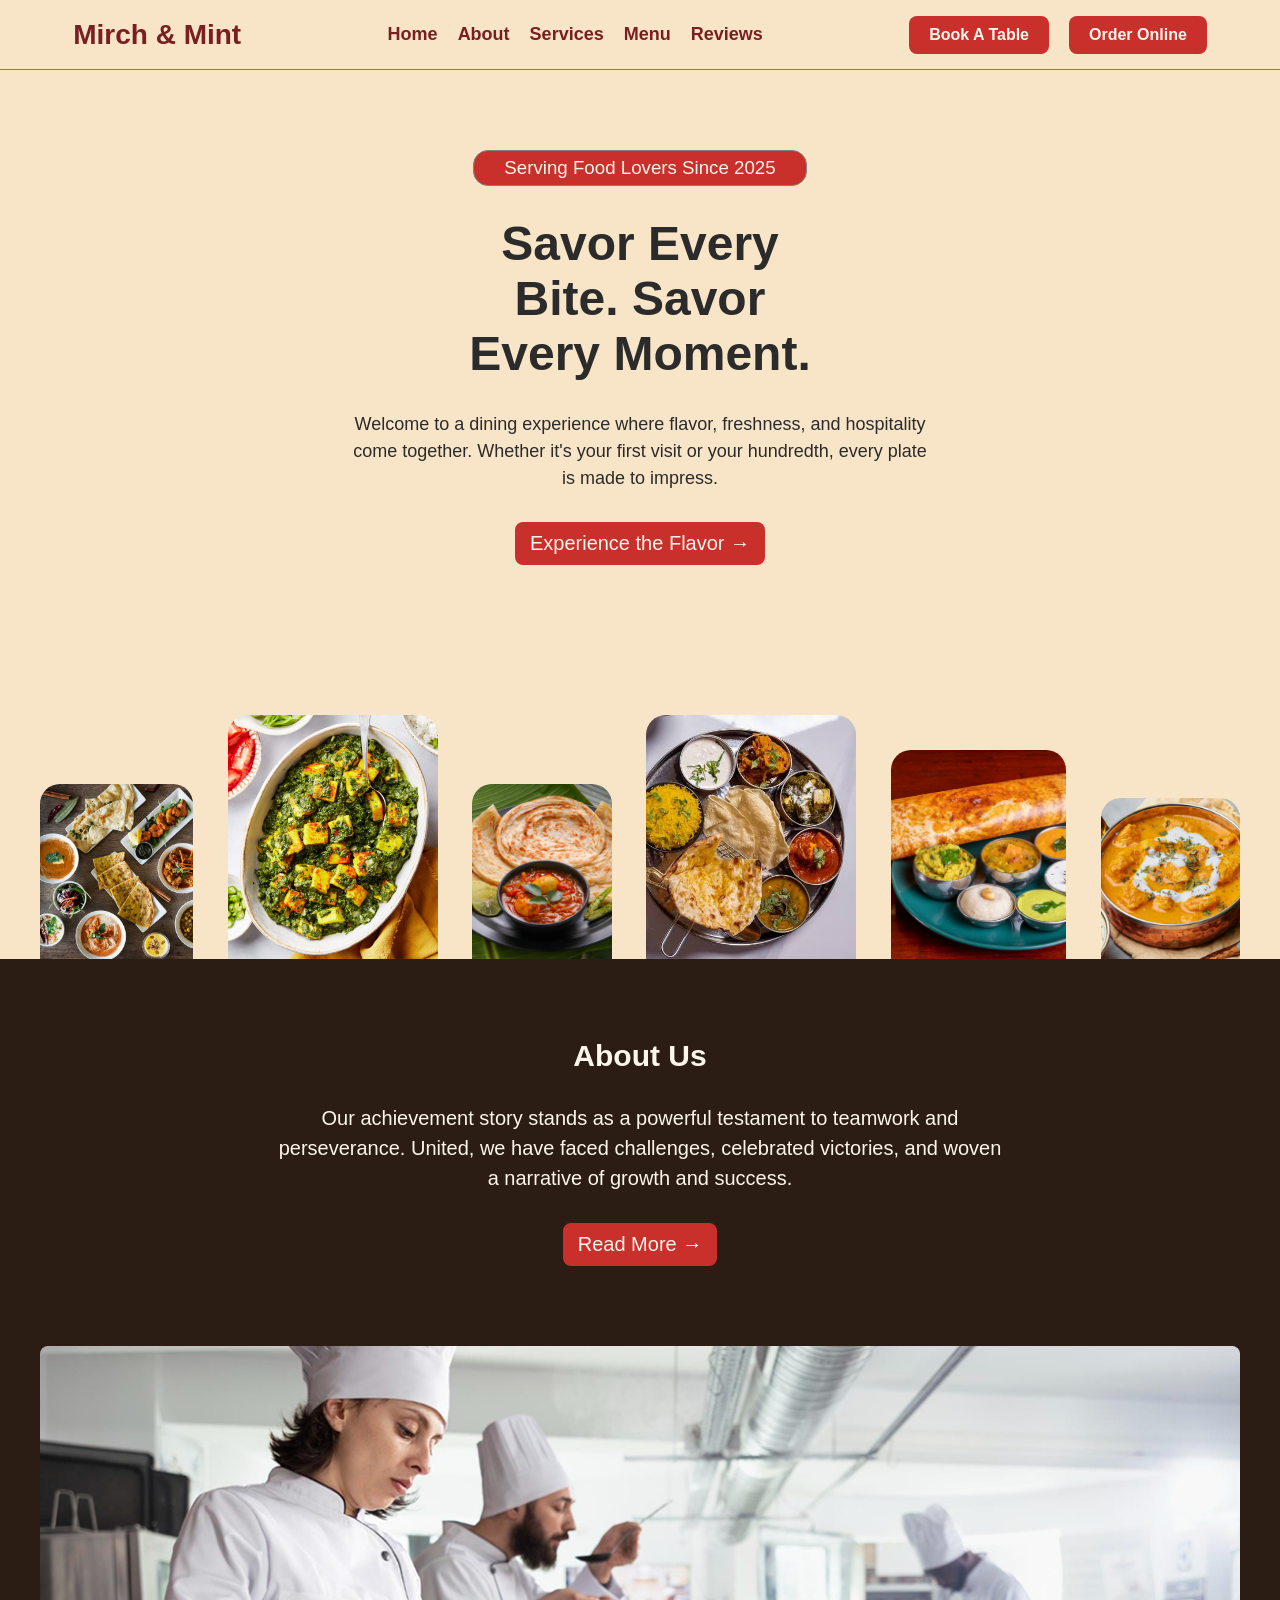
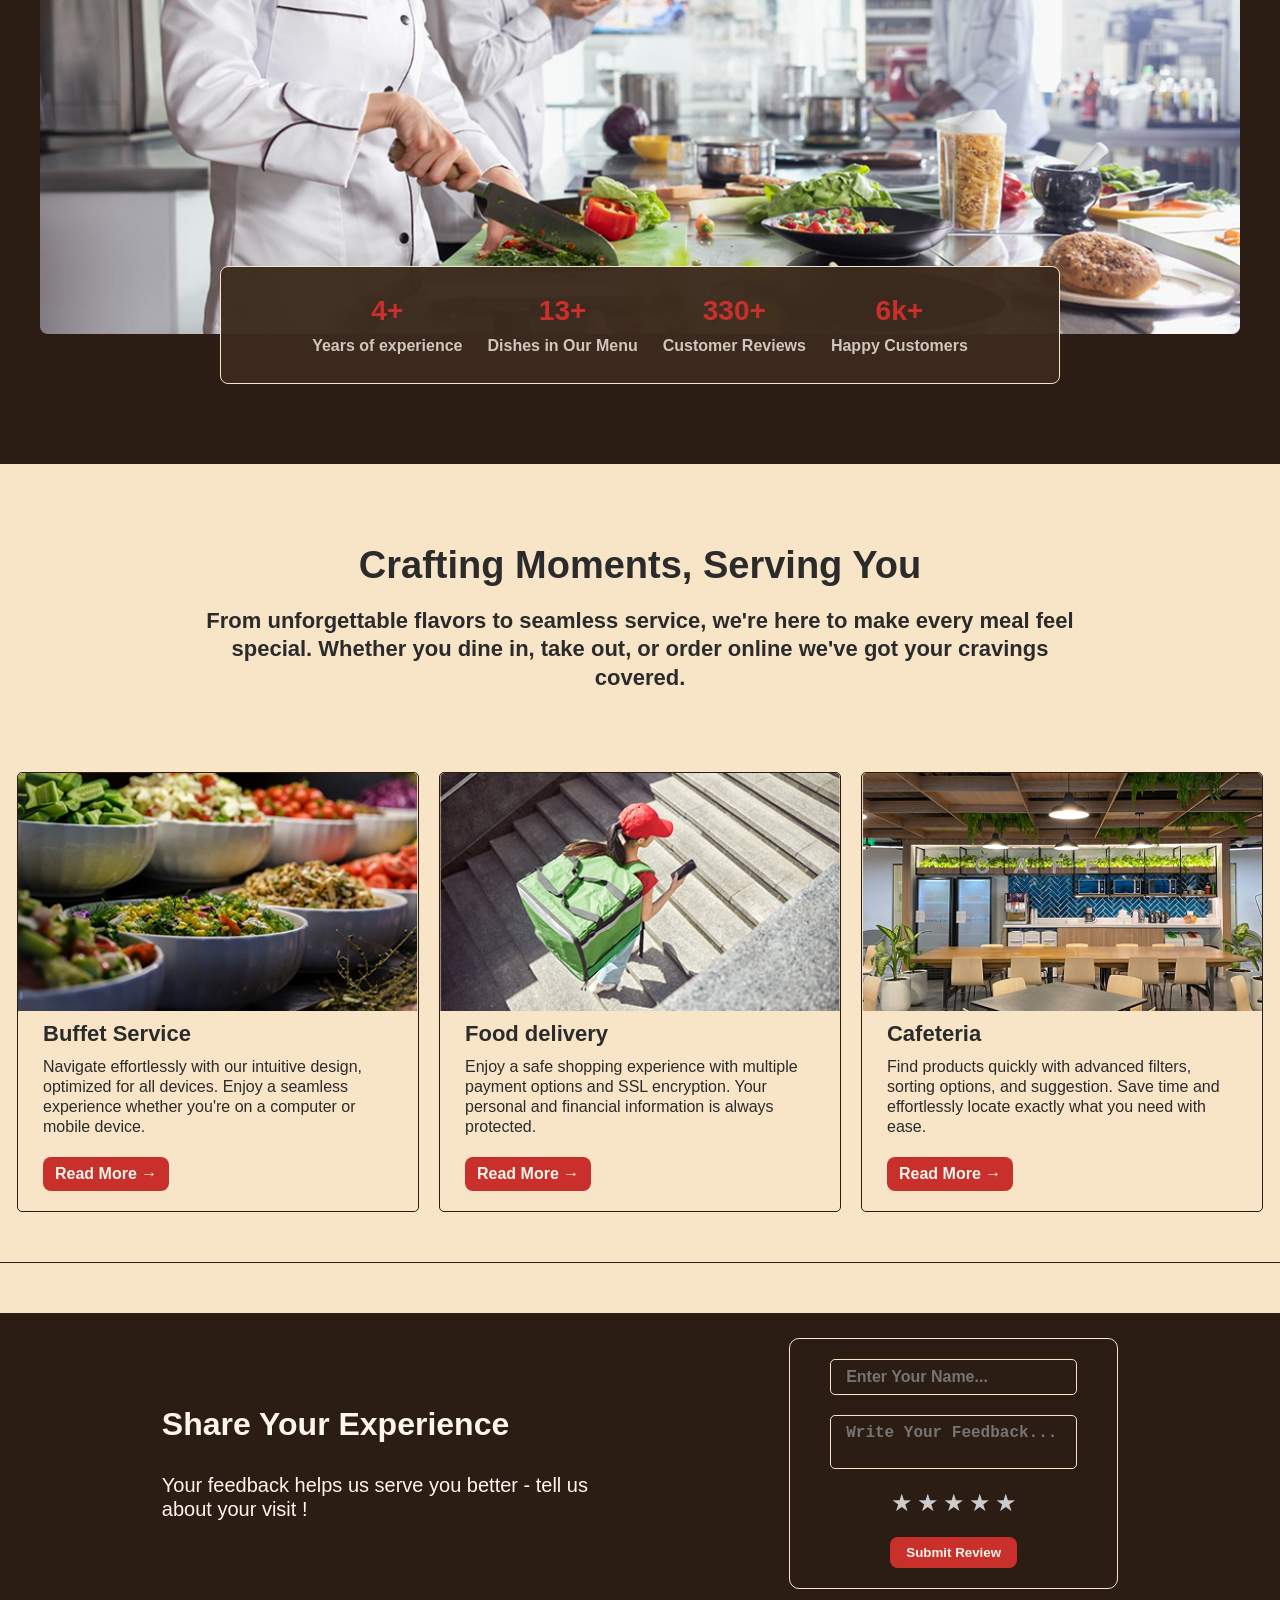
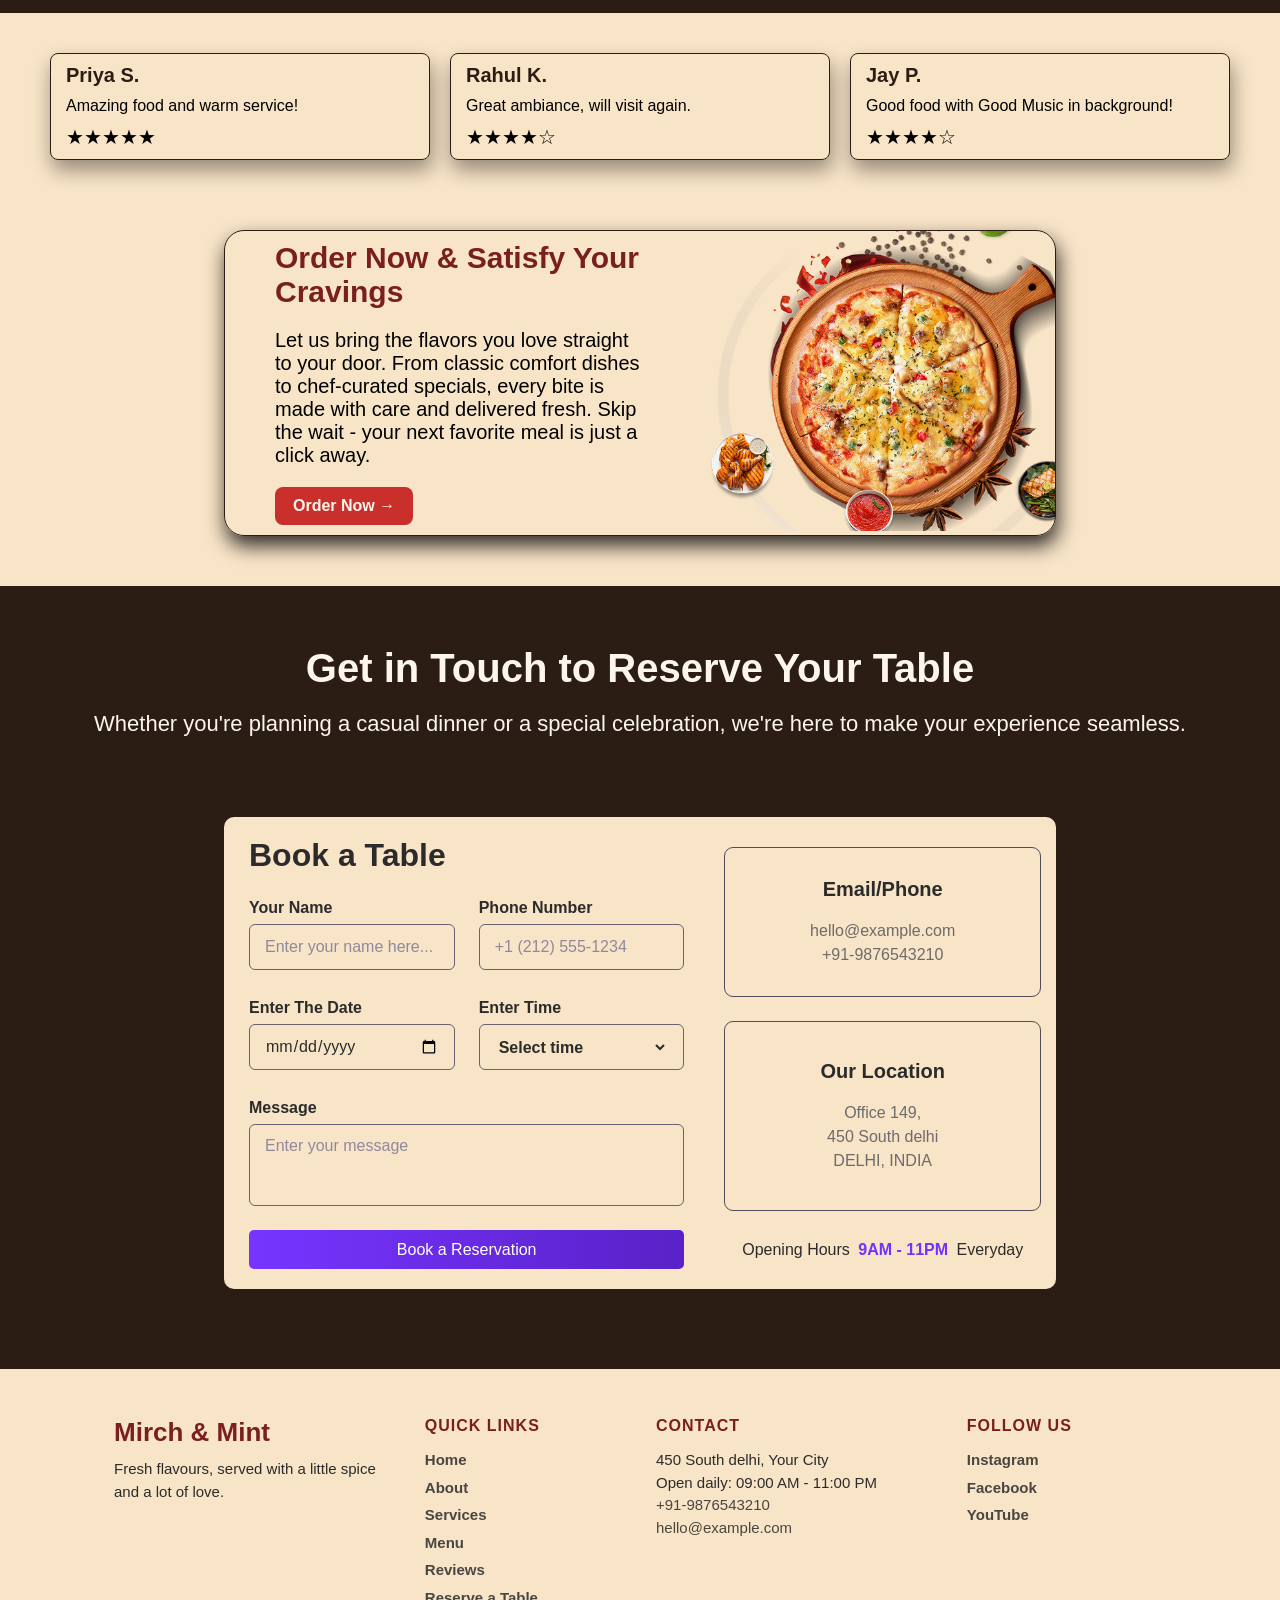
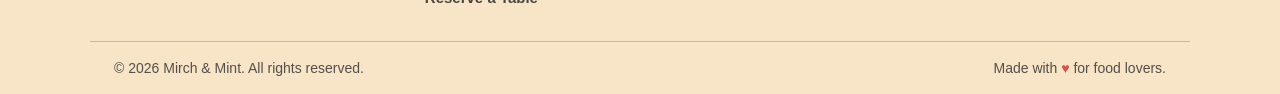
<file: index.html>
<!DOCTYPE html>
<html lang="en">

<head>
    <meta charset="UTF-8">
    <meta name="viewport" content="width=device-width, initial-scale=1.0">
    <title>Mirch & Mint</title>
    <link rel="stylesheet" href="style.css">
</head>

<body>
    <header class="heading">
        <div class="name">
            <h2>Mirch & Mint</h2>
        </div>

        <button class="hamburger" aria-label="Open menu">
            <span></span>
            <span></span>
            <span></span>
        </button>

        <nav class="links">
            <ul>
                <a href="#home">
                    <li>Home</li>
                </a>
                <a href="#about">
                    <li>About</li>
                </a>
                <a href="#services">
                    <li>Services</li>
                </a>
                <a href="menu.html">
                    <li>Menu</li>
                </a>
                <a href="#reviews">
                    <li>Reviews</li>
                </a>
            </ul>
        </nav>
        <div class="btns">
            <a href="#reservation"><button class="book-table">Book A Table</button></a>
            <a href="menu.html"><button class="order-online">Order Online</button></a>
        </div>
    </header>

    <main id="home" class="main-content">
        <h3>Serving Food Lovers Since 2025</h3>
        <div class="main-heading">
            <h1>Savor Every Bite. Savor Every Moment.</h1>
        </div>
        <div class="main-para">
            <p>Welcome to a dining experience where flavor, freshness, and hospitality come together. Whether it's your
                first visit or your hundredth, every plate is made to impress.</p>
        </div>

        <div class="experience-btn">
            <a href="menu.html"><button>Experience the Flavor &rarr;</button></a>
        </div>

        <div class="image-container">
            <img src="food images/1.jpg" class="first-img" alt="">
            <img src="food images/2.jpg" class="sec-img" alt="">
            <img src="food images/3.jpg" class="third-img" alt="">
            <img src="food images/4.jpg" class="fourth-img" alt="">
            <img src="food images/5.jpg" class="fifth-img" alt="">
            <img src="food images/6.jpg" class="sixth-img" alt="">
        </div>
    </main>

    <main id="about" class="about-content">
        <h3 class="about-heading">About Us</h3>
        <p class="about-para">Our achievement story stands as a powerful testament to teamwork and perseverance. United,
            we have faced challenges, celebrated victories, and woven a narrative of growth and success.</p>
        <button class="read-more">Read More &rarr;</button>
        <div class="img-container">
            <img class="res-img" src="extra images/restaurant-about-us.png" alt="">

            <div class="stats-card">
                <div class="numbers">
                    <span>7+</span>
                    <p>Years of experience</p>
                </div>
                <div class="numbers">
                    <span>20+</span>
                    <p>Dishes in Our Menu</p>
                </div>
                <div class="numbers">
                    <span>500+</span>
                    <p>Customer Reviews</p>
                </div>
                <div class="numbers">
                    <span>10k+</span>
                    <p>Happy Customers</p>
                </div>
            </div>
        </div>
    </main>

    <main id="services" class="services">

        <div class="services-heading">
            <h1>Crafting Moments, Serving You</h1>
            <p>From unforgettable flavors to seamless service, we're here to make every meal feel special. Whether you
                dine in, take out, or order online we've got your cravings covered.</p>
        </div>

        <div class="services-cards">
            <div class="card">
                <div class="service-img">
                    <img src="extra images/free-blog-1.png" alt="">
                </div>
                <div class="service-text">
                    <h3>Buffet Service</h3>
                    <p>Navigate effortlessly with our intuitive design, optimized for all devices. Enjoy a seamless
                        experience whether you're on a computer or mobile device.</p>
                    <a href="menu.html"><button>Read More &rarr;</button></a>
                </div>
            </div>

            <div class="card">
                <div class="service-img">
                    <img src="extra images/free-blog-2.png" alt="">
                </div>
                <div class="service-text">
                    <h3>Food delivery</h3>
                    <p>Enjoy a safe shopping experience with multiple payment options and SSL encryption. Your personal
                        and financial information is always protected.</p>
                    <a href="menu.html"><button>Read More &rarr;</button></a>
                </div>
            </div>

            <div class="card">
                <div class="service-img">
                    <img src="extra images/free-blog-3.png" alt="">
                </div>
                <div class="service-text">
                    <h3>Cafeteria</h3>
                    <p>Find products quickly with advanced filters, sorting options, and suggestion. Save time and
                        effortlessly locate exactly what you need with ease.</p>
                    <a href="menu.html"><button>Read More &rarr;</button></a>
                </div>
            </div>
        </div>

    </main>

    <main id="reviews" class="review-content">
        <div class="review-text-content">
            <h1>Share Your Experience</h1>
            <p>Your feedback helps us serve you better - tell us about your visit !</p>
        </div>
        <div class="review-form-content">
            <form action="">
                <input type="text" class="input" placeholder="Enter Your Name...">
                <textarea class="review" name="" id="" placeholder="Write Your Feedback..."></textarea>
                <div class="star-rating">
                    <span class="star" data-value="1">★</span>
                    <span class="star" data-value="2">★</span>
                    <span class="star" data-value="3">★</span>
                    <span class="star" data-value="4">★</span>
                    <span class="star" data-value="5">★</span>
                </div>
                <button class="submit">Submit Review</button>
            </form>
        </div>

    </main>

    <main class="customers-review">
        <div class="review-container"></div>
    </main>

    <main class="orders-container">
        <div class="order-sides">
            <div class="order-card">
                <h2>Order Now & Satisfy Your Cravings</h2>
                <p>Let us bring the flavors you love straight to your door. From classic comfort dishes to chef-curated
                    specials, every bite is made with care and delivered fresh. Skip the wait - your next favorite meal
                    is just a click away.</p>
                <a href="menu.html"><button class="order-now">Order Now &rarr;</button></a>
            </div>
            <div class="pizza-side">
                <img src="extra images/pizza.png" class="pizza-img" alt="">
            </div>
        </div>
    </main>

    <main id="reservation" class="reservation-container">
        <div class="reservation-heading">
            <h1>Get in Touch to Reserve Your Table</h1>
            <p>Whether you're planning a casual dinner or a special celebration, we're here to make your experience
                seamless.</p>
        </div>

        <div class="reservation-card">
            <div class="form-left">
                <h1>Book a Table</h1>

                <form action="" class="reservation-form">
                    <div class="form-row">
                        <div class="form-group">
                            <label>Your Name</label>
                            <div class="input-box">
                                <input type="text" class="input-name" placeholder="Enter your name here...">
                            </div>
                        </div>

                        <div class="form-group">
                            <label>Phone Number</label>
                            <div class="input-box">
                                <input type="tel" class="input-num" placeholder="+1 (212) 555-1234">
                            </div>
                        </div>
                    </div>

                    <div class="form-row">
                        <div class="form-group">
                            <label>Enter The Date</label>
                            <div class="input-box">
                                <input type="date" class="input-date" placeholder="06/11/25">
                            </div>
                        </div>

                        <div class="form-group">
                            <label>Enter Time</label>
                            <div class="input-box">
                                <select type="time" class="input-time" placeholder="06:00:00"></select>
                            </div>
                        </div>
                    </div>

                    <div class="form-group message-group">
                        <label>Message</label>
                        <div class="message-box">
                            <textarea class="input-msg" placeholder="Enter your message"></textarea>
                        </div>
                    </div>

                    <button class="reserve-btn">Book a Reservation</button>
                </form>
            </div>

            <div class="form-right">
                <div class="info-card">
                    <h2>Email/Phone</h2>
                    <p>hello@example.com</p>
                    <p>+91-9876543210</p>
                </div>

                <div class="info-card location-card">
                    <h2>Our Location</h2>
                    <p>
                        Office 149,<br>
                        450 South delhi<br>
                        DELHI, INDIA
                    </p>
                </div>

                <div class="opening-hours">
                    Opening Hours
                    <span>9AM - 11PM</span>
                    Everyday
                </div>
            </div>
        </div>
    </main>

    <footer class="site-footer">
        <div class="footer-columns">
            <div class="footer-col">
                <h2>Mirch &amp; Mint</h2>
                <p>Fresh flavours, served with a little spice and a lot of love.</p>
            </div>

            <div class="footer-col">
                <h3>Quick Links</h3>
                <ul>
                    <li><a href="#home">Home</a></li>
                    <li><a href="#about">About</a></li>
                    <li><a href="#services">Services</a></li>
                    <li><a href="menu.html">Menu</a></li>
                    <li><a href="#reviews">Reviews</a></li>
                    <li><a href="#reservation">Reserve a Table</a></li>
                </ul>
            </div>

            <div class="footer-col">
                <h3>Contact</h3>
                <p>450 South delhi, Your City</p>
                <p>Open daily: 09:00 AM - 11:00 PM</p>
                <p><a href="tel:+910000000000">+91-9876543210</a></p>
                <p><a href="mailto:hello@example.com">hello@example.com</a></p>
            </div>

            <div class="footer-col">
                <h3>Follow Us</h3>
                <ul>
                    <li><a href="#">Instagram</a></li>
                    <li><a href="#">Facebook</a></li>
                    <li><a href="#">YouTube</a></li>
                </ul>
            </div>
        </div>

        <div class="footer-bottom">
            <p>&copy; 2026 Mirch &amp; Mint. All rights reserved.</p>
            <p>Made with <span class="heart">&hearts;</span> for food lovers.</p>
        </div>
    </footer>

    <div class="overlay-container">
        <div class="overlay-screen success">
            <p class="js-tick">&check;</p>
            <p class="js-msg"></p>
            <button class="js-close">&times;</button>
        </div>
    </div>

    <script src="script.js"></script>
</body>

</html>
</file>
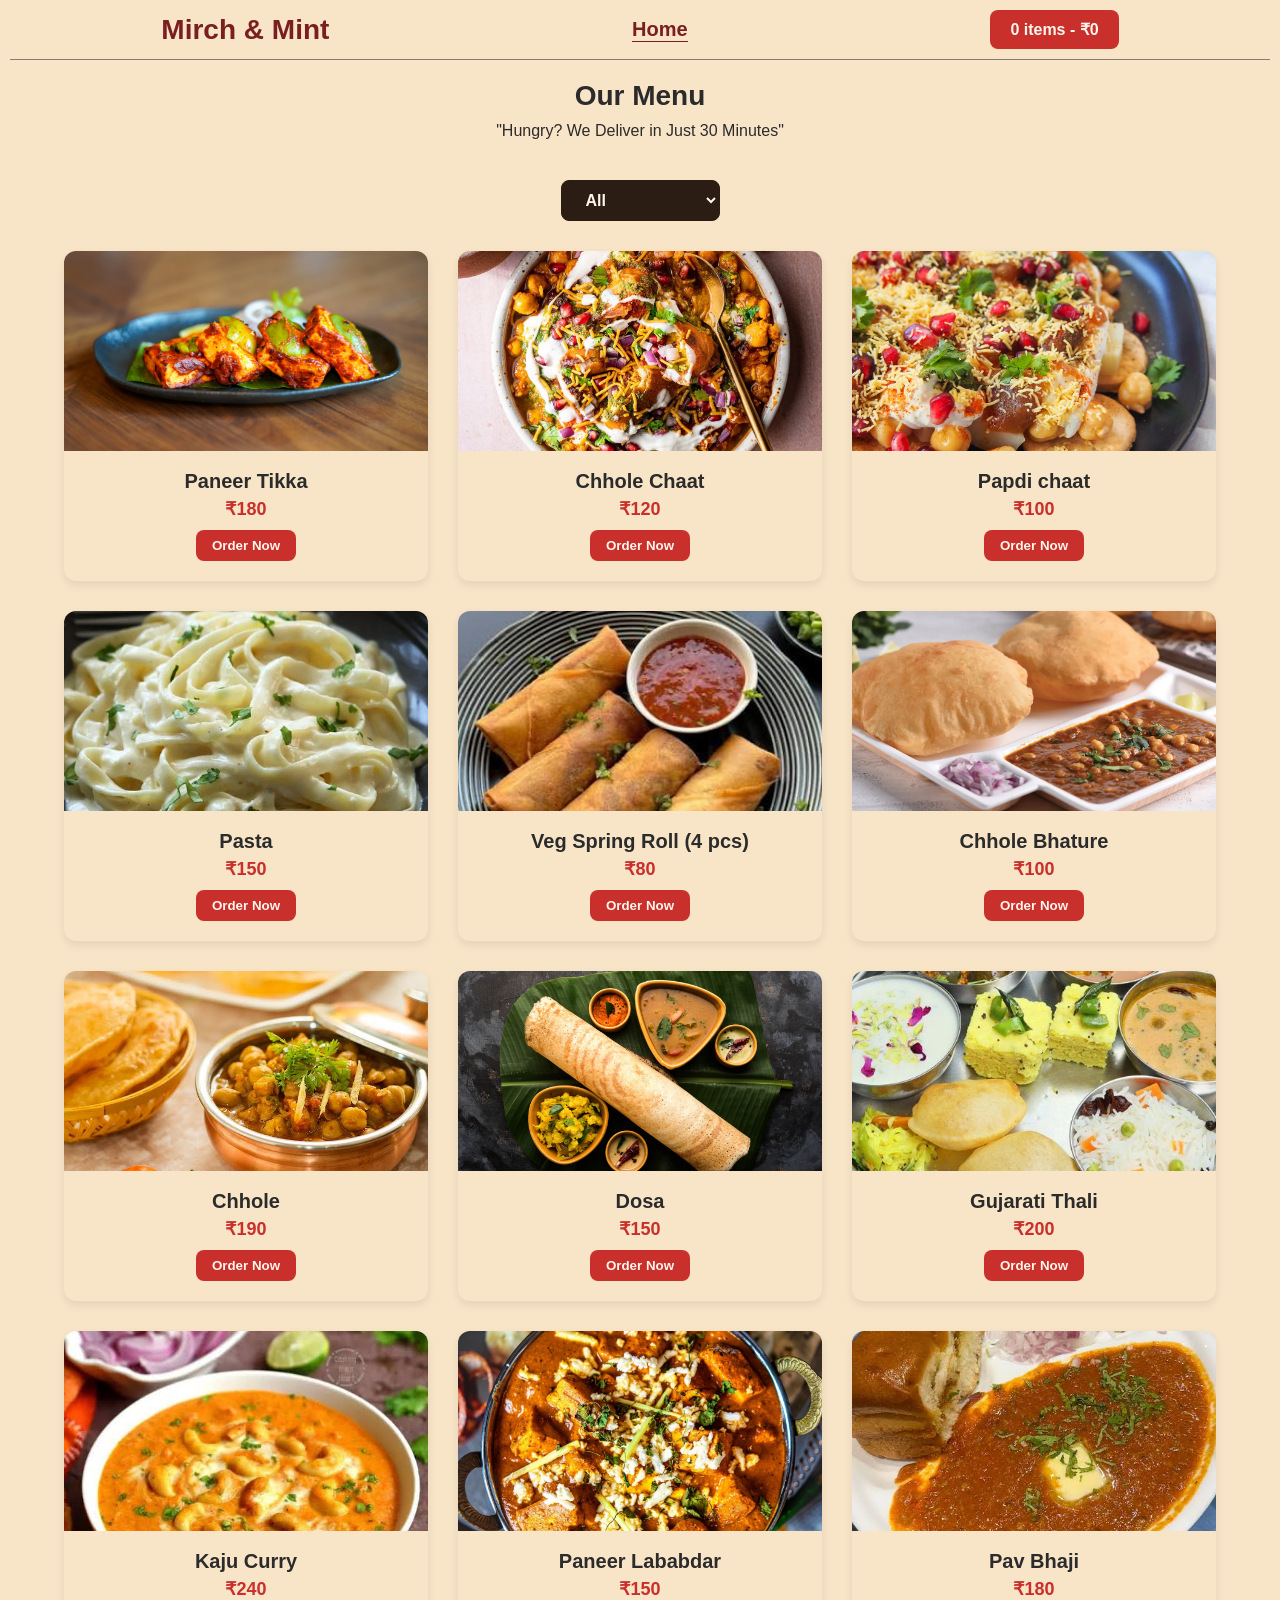
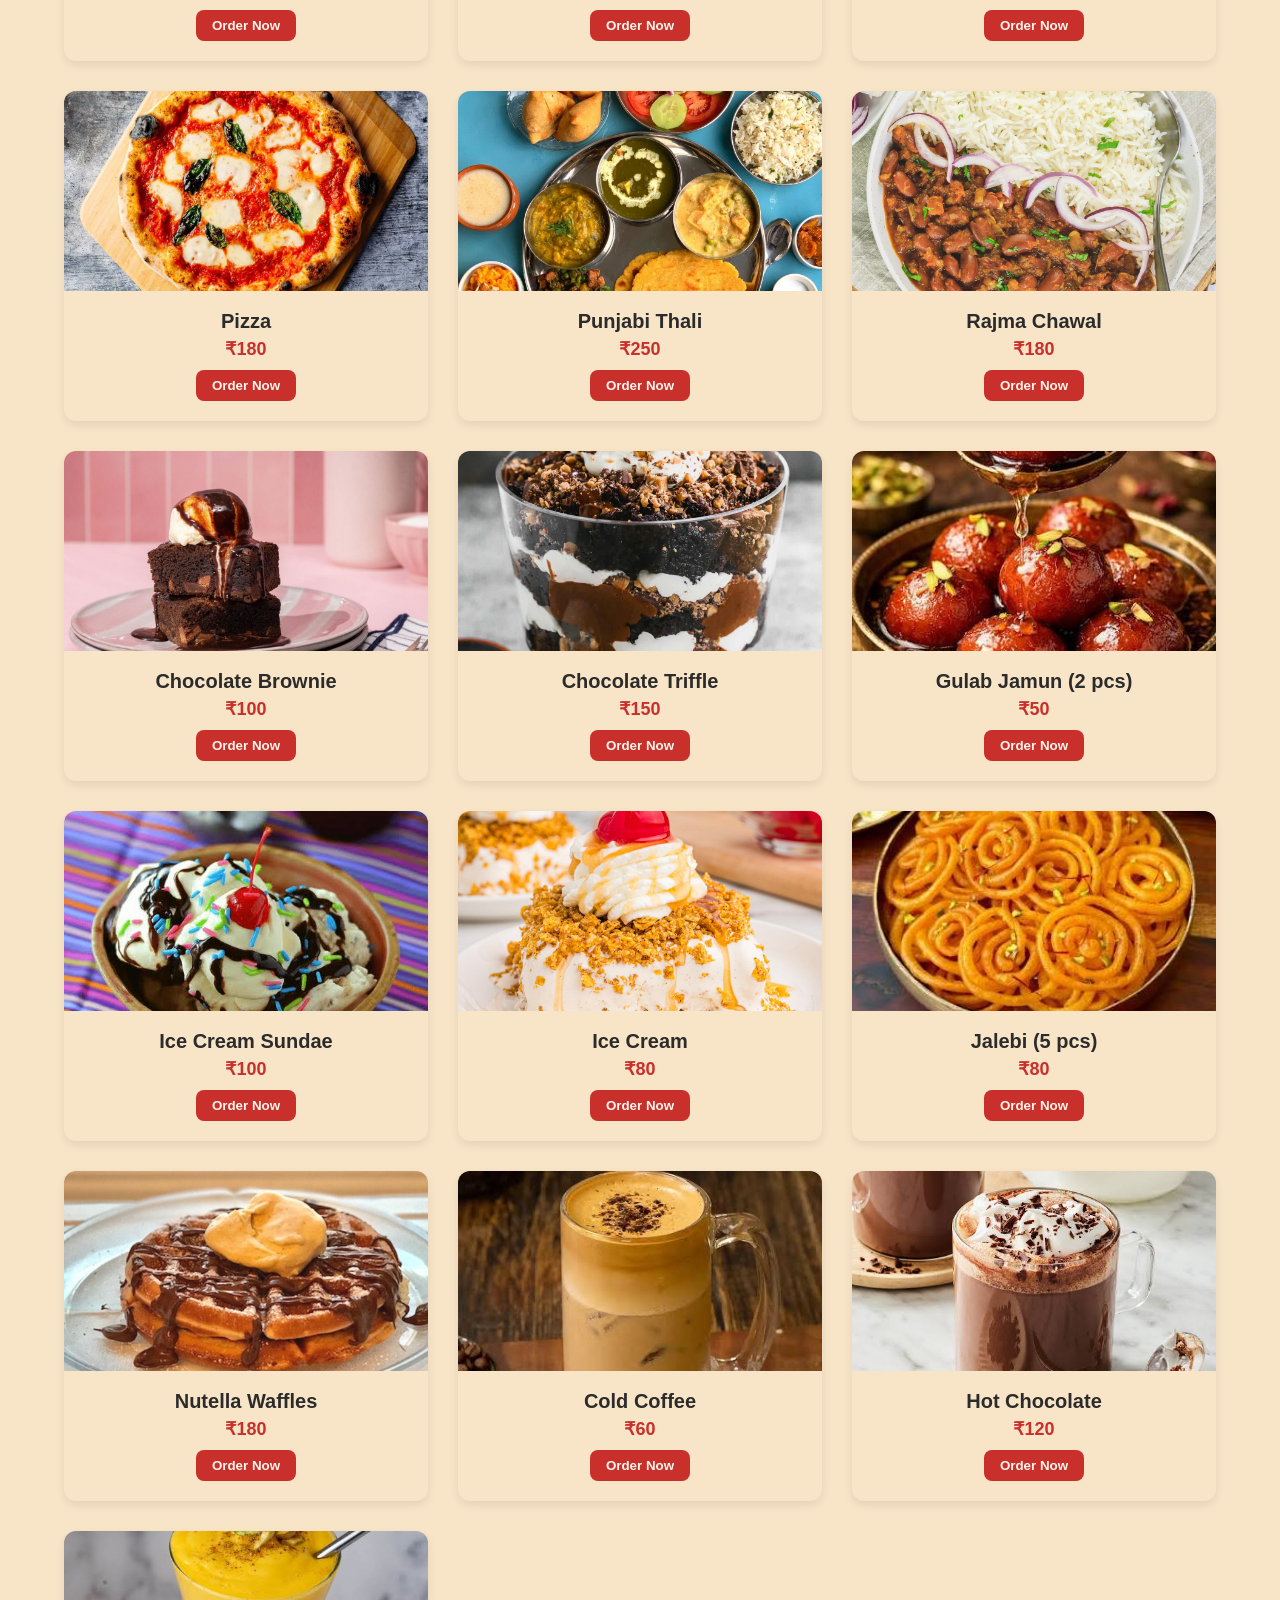
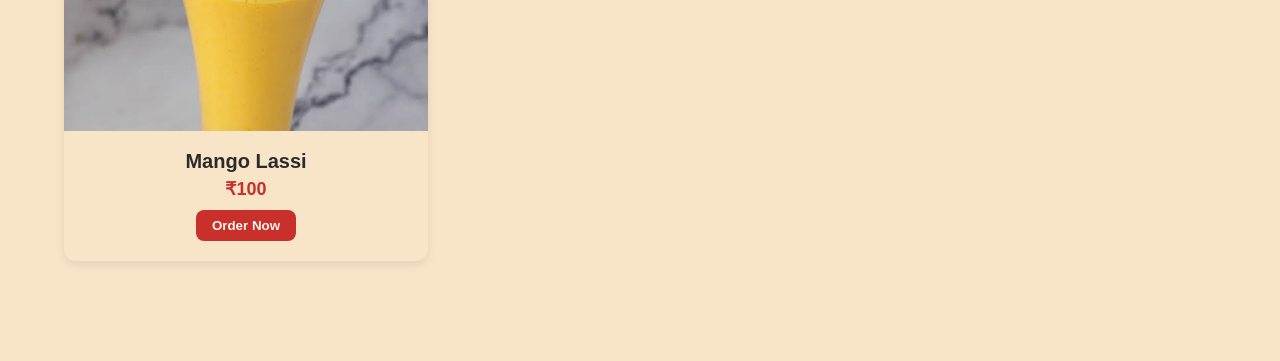
<file: menu.html>
<!DOCTYPE html>
<html lang="en">
<head>
    <meta charset="UTF-8">
    <meta name="viewport" content="width=device-width, initial-scale=1.0">
    <title>Menu Page</title>
    <link rel="stylesheet" href="menu.css">
</head>
<body>
    <header class="heading">
        <nav class="menu-nav">
            <h1>Mirch & Mint</h1>
            <ul>
                <a href="index.html"><li>Home</li></a>
            </ul>
            <a href="checkout.html"><button class="order-summary">0 items - ₹0</button></a>
        </nav>
    </header>

    <main id="menu" class="menu-content">

        <div class="menu-heading">
            <h1>Our Menu</h1>
            <p>"Hungry? We Deliver in Just 30 Minutes"</p>
        </div>

        <select class="category-filter" name="" id="">
            <option value="All">All</option>
            <option value="Starters">Starters</option>
            <option value="Main Course">Main Course</option>
            <option value="Desserts">Desserts</option>
            <option value="Beverages">Beverages</option>
        </select>

        <div class="menu-grid"></div>

    </main>

    <script src="menu.js"></script>
</body>
</html>
</file>
<file: style.css>
* {
    margin: 0;
    padding: 0;
    box-sizing: border-box;
}

:root {
    --main-bgColor: #f8e4c7;
    /* warm cream background */
    --primary-bgColor: #7a1f1f;
    /* deep brick red - headers, accents */
    --btn-color: #c9302c;
    /* appetizing red - buttons */
    --text-dark: #2b2b2b;
    /* near-black for body text */
    --text-light: #fdf6ec;
    /* cream text on dark backgrounds */
    --accent-green: #4a7c59;
    /* mint/herb green accent, ties to your name */
    --main-font: 'Inter', sans-serif;
    --dark-bgColor: #2b1c14;
    --card-bgColor: rgba(60, 42, 30, 0.96);
}

html {
    scroll-behavior: smooth;
}

body {
    background-color: var(--main-bgColor);
    position: relative;
}

.hamburger {
    display: none;
}

@media (max-width: 900px) {
    .heading {
        position: static;
    }

    main[id] {
        scroll-margin-top: 10px;
    }

    .main-content h3 {
        margin-top: 40px;
    }

    .hamburger {
        display: flex;
        flex-direction: column;
        gap: 5px;
        margin-left: auto;
        padding: 8px;
        background: none;
        border: none;
        cursor: pointer;
    }

    .hamburger span {
        width: 26px;
        height: 3px;
        background-color: var(--primary-bgColor);
        border-radius: 2px;
        transition: 200ms ease;
    }

    .links,
    .btns {
        display: none;
    }

    .heading.open .links {
        display: block;
    }

    .heading.open .btns {
        display: flex;
        order: 4;
        width: 100%;
        justify-content: center;
        gap: 12px;
        padding: 12px 0 6px;
    }

    .links ul {
        flex-direction: column;
        width: 100%;
        gap: 0;
    }

    .links li {
        padding: 12px 0;
        text-align: center;
        border-bottom: 1px solid rgba(122, 31, 31, 0.2);
    }

    .heading.open .book-table,
    .heading.open .order-online {
        padding: 10px 6px;
        font-size: 15px;
    }

    .heading.open .hamburger span:nth-child(1) {
        transform: translateY(8px) rotate(45deg);
    }

    .heading.open .hamburger span:nth-child(2) {
        opacity: 0;
    }

    .heading.open .hamburger span:nth-child(3) {
        transform: translateY(-8px) rotate(-45deg);
    }
}

.heading {
    display: flex;
    justify-content: space-around;
    height: 70px;
    align-items: center;
    background-color: var(--main-bgColor);
    border-bottom: 1px solid rgb(139, 121, 121);
    position: fixed;
    left: 0;
    right: 0;
    z-index: 1;
}

h2 {
    color: var(--primary-bgColor);
    font-family: var(--main-font);
    font-size: 28px;
}

ul {
    display: flex;
    gap: 20px;
    list-style: none;
}

.links a {
    text-decoration: none;
}

li {
    font-family: var(--main-font);
    color: var(--primary-bgColor);
    font-weight: bold;
    font-size: 18px;
}

.btns {
    display: flex;
    gap: 20px;
}

.book-table,
.order-online {
    padding: 10px 20px;
    font-family: var(--main-font);
    font-size: 16px;
    background-color: var(--btn-color);
    color: var(--text-light);
    border: none;
    border-radius: 8px;
    font-weight: bold;
    transition: 125ms ease;
}

.book-table:hover,
.order-online:hover {
    background-color: var(--accent-green);
    color: var(--text-dark);
}

.main-content {
    display: flex;
    text-align: center;
    align-items: center;
    justify-content: center;
    flex-direction: column;
}

.main-content h3 {
    padding: 6px 30px;
    border-radius: 15px;
    font-weight: 400;
    background-color: var(--btn-color);
    font-family: var(--main-font);
    margin-top: 150px;
    color: var(--text-light);
    border: 1px solid grey;
}

.main-heading {
    margin-top: 30px;
    max-width: 30%;
}

.main-heading h1 {
    font-size: 48px;
    font-family: var(--main-font);
    color: var(--text-dark);
}

.main-para {
    max-width: 45%;
    margin-top: 30px;
}

.main-para p {
    font-family: var(--main-font);
    color: var(--text-dark);
    font-size: 18px;
    line-height: 1.5;
}

.experience-btn {
    margin-top: 30px;
}

.experience-btn button {
    padding: 10px 15px;
    border: none;
    background-color: var(--btn-color);
    color: var(--text-light);
    font-size: 20px;
    border-radius: 8px;
    font-family: var(--main-font);
    cursor: pointer;
    transition: 125ms ease;
}

.experience-btn button:hover {
    background-color: var(--accent-green);
    color: var(--text-dark);
}

.image-container {
    display: flex;
    gap: 50px;
    align-items: flex-end;
}

.image-container img {
    object-fit: cover;
    margin-top: 150px;
    border-radius: 20px 20px 0 0;
}

.first-img {
    width: 220px;
    height: 250px;
}

.sec-img {
    width: 300px;
    height: 350px;
}

.third-img {
    width: 200px;
    height: 250px;
}

.fourth-img {
    width: 300px;
    height: 350px;
}

.fifth-img {
    width: 250px;
    height: 300px;
}

.sixth-img {
    width: 200px;
    height: 230px;
}

.about-content {
    background: var(--dark-bgColor);
    padding: 50px 30px;
    display: flex;
    flex-direction: column;
    justify-content: center;
    align-items: center;
    text-align: center;
}

.about-heading {
    color: var(--text-light);
    font-family: var(--main-font);
    font-size: 30px;
    margin: 30px auto;
}

.about-para {
    color: var(--text-light);
    font-family: var(--main-font);
    font-size: 20px;
    max-width: 60%;
    line-height: 1.5;
}

.read-more {
    padding: 10px 15px;
    border: none;
    background-color: var(--btn-color);
    color: var(--text-light);
    font-size: 20px;
    border-radius: 8px;
    font-family: var(--main-font);
    margin-top: 30px;
    cursor: pointer;
}

.img-container {
    max-width: 1200px;
    margin: 80px auto;
    position: relative;
}

.img-container img {
    width: 100%;
    height: auto;
    display: block;
}

.stats-card {
    display: flex;
    position: absolute;
    background-color: var(--card-bgColor);
    bottom: -50px;
    left: 50%;
    transform: translateX(-50%);
    gap: 25px;
    width: 70%;
    height: 20%;
    justify-content: center;
    align-items: center;
    border-radius: 8px;
    border: 1px solid var(--main-bgColor);
}

.stats-card span {
    font-family: var(--main-font);
    font-weight: bold;
    font-size: 28px;
    color: var(--btn-color);
}

.stats-card p {
    font-family: var(--main-font);
    font-weight: 600;
    font-size: 16px;
    margin-top: 10px;
    color: #cfc7bd;
}

.services {
    margin-bottom: 50px;
    padding-bottom: 50px;
    border-bottom: 1px solid var(--dark-bgColor);
}

.services-heading {
    display: flex;
    flex-direction: column;
    justify-content: center;
    text-align: center;
    margin: 80px auto;
    gap: 20px;
}

.services-heading h1 {
    font-family: var(--main-font);
    color: var(--text-dark);
    font-size: 38px;
    font-weight: bolder;
}

.services-heading p {
    font-family: var(--main-font);
    font-size: 22px;
    line-height: 1.3;
    color: var(--text-dark);
    font-weight: bold;
    max-width: 70%;
    margin: auto;
}

.services-cards {
    display: flex;
    justify-content: center;
    gap: 20px;
}

.services-cards .card {
    width: 400px;
    border: 1px solid var(--dark-bgColor);
    border-radius: 5px;
}

.service-img {
    position: relative;
    overflow: hidden;
    height: 238px;
}

.service-img img {
    border-radius: 5px 5px 0 0;
    width: 398px;
    height: 238px;
    object-fit: cover;
    cursor: pointer;
    transition: 0.3s ease;
}

.service-img img:hover {
    transform: scale(1.2);
}

.card .service-text {
    display: flex;
    flex-direction: column;
    gap: 10px;
    justify-content: center;
    align-items: start;
    padding: 10px 25px 20px;
}

.card h3 {
    font-family: var(--main-font);
    color: var(--text-dark);
    font-weight: 800;
    font-size: 22px;
}

.card p {
    font-family: var(--main-font);
    color: var(--text-dark);
    font-size: 16px;
    line-height: 1.25;
}

.card button {
    padding: 8px 12px;
    border: none;
    background-color: var(--btn-color);
    color: var(--text-light);
    font-size: 16px;
    font-weight: bold;
    border-radius: 8px;
    font-family: var(--main-font);
    margin-top: 10px;
    cursor: pointer;
}

.review-content {
    display: flex;
    justify-content: center;
    align-items: center;
    background-color: var(--dark-bgColor);
    padding: 20px 0;
    gap: 50px;
    height: 300px;
}

.review-text-content {
    display: flex;
    flex-direction: column;
    gap: 30px;
}

.review-text-content h1 {
    color: var(--text-light);
    font-family: var(--main-font);
}

.review-text-content p {
    color: var(--text-light);
    font-family: var(--main-font);
    max-width: 80%;
    line-height: 1.2;
    font-size: 20px;
}

.review-form-content form {
    display: flex;
    flex-direction: column;
    align-items: center;
    gap: 20px;
    border: 1px solid var(--main-bgColor);
    padding: 20px 40px;
    justify-content: center;
    border-radius: 10px;
}

.review-form-content .input,
.review {
    padding: 8px 15px;
    border-radius: 5px;
    width: 100%;
    border: 1px solid var(--main-bgColor);
    resize: none;
    color: var(--main-bgColor);
    font-weight: bold;
    font-size: 16px;
    outline: none;
    background: none;
}

.star {
    color: #ccc;
    font-size: 24px;
    cursor: pointer;
}

.submit {
    padding: 8px 16px;
    border: none;
    background-color: var(--btn-color);
    color: var(--text-light);
    border-radius: 8px;
    font-family: var(--main-font);
    font-weight: bold;
    cursor: pointer;
    transition: 125ms ease;
}

.submit:hover {
    background-color: var(--accent-green);
}

.review-container {
    display: grid;
    grid-template-columns: repeat(auto-fit, minmax(300px, 1fr));
    margin-top: 20px;
    padding: 20px 50px;
    gap: 20px;
}

.review-card {
    display: flex;
    flex-direction: column;
    gap: 10px;
    border: 1px solid var(--dark-bgColor);
    border-radius: 8px;
    padding: 10px 15px;
    box-shadow: 2px 10px 20px rgba(0, 0, 0, 0.4);
}

.review-card h4 {
    font-family: var(--main-font);
    font-size: 20px;
    color: var(--dark-bgColor);
}

.review-card p {
    font-family: 'Segoe UI', Tahoma, Geneva, Verdana, sans-serif;
}

.review-card .stars {
    font-size: 20px;
}

.orders-container {
    margin: 50px 0;
}

.order-sides {
    display: flex;
    border: 1px solid var(--dark-bgColor);
    border-radius: 20px;
    max-width: 65%;
    margin: 0 auto;
    justify-content: space-between;
    box-shadow: 2px 10px 20px rgba(0, 0, 0, 0.8);
}

.order-card {
    display: flex;
    flex-direction: column;
    justify-content: center;
    align-items: start;
    max-width: 50%;
    padding-left: 50px;
}

.order-card h2 {
    font-size: 30px;
    font-weight: 800;
    margin-bottom: 20px;
}

.order-card p {
    font-size: 20px;
    margin-bottom: 20px;
    font-family: var(--main-font);
}

.order-card .order-now {
    padding: 10px 18px;
    border: none;
    background-color: var(--btn-color);
    color: var(--text-light);
    border-radius: 8px;
    font-size: 16px;
    font-family: var(--main-font);
    font-weight: bold;
    cursor: pointer;
    transition: 0.3s ease;
}

.order-now:hover {
    transform: scale(1.1);
}

.pizza-img {
    height: 300px;
}

.reservation-container {
    background-color: var(--dark-bgColor);
    padding: 60px 0 80px 0;
}

.reservation-heading {
    display: flex;
    flex-direction: column;
    justify-content: center;
    align-items: center;
    gap: 20px;
}

.reservation-heading h1 {
    color: var(--text-light);
    font-family: var(--main-font);
    font-size: 40px;
}

.reservation-heading p {
    color: var(--text-light);
    font-family: var(--main-font);
    font-size: 22px;
}

.reservation-card {
    max-width: 65%;
    background-color: var(--main-bgColor);
    margin: 80px auto 0 auto;
    padding: 10px 15px;
    border-radius: 10px;
    display: flex;
    gap: 40px;
}

.form-left {
    width: 55%;
    margin-left: 10px;
}

.form-left h1 {
    font-family: var(--main-font);
    color: var(--text-dark);
    margin-top: 10px;
}

.form-row {
    display: grid;
    grid-template-columns: 1fr 1fr;
    gap: 24px;
    margin-bottom: 29px;
    margin-top: 25px;
}

.form-group label {
    display: block;
    color: var(--text-dark);
    font-family: var(--main-font);
    font-size: 16px;
    margin-bottom: 7px;
    font-weight: bold;
}

.input-box {
    height: 46px;
    border: 1px solid #686271;
    border-radius: 6px;
    display: flex;
    align-items: center;
    padding: 0 15px;
    transition: 0.2s;
}

.input-box:focus-within {
    border-color: #7c35ff;
    box-shadow: 0 0 0 2px rgba(124, 53, 255, 0.15);
}

.input-box input {
    width: 100%;
    border: none;
    outline: none;
    background: transparent;
    color: var(--text-dark);
    font-size: 16px;
    font-family: var(--main-font);
}

.input-box input::placeholder {
    color: #8f899d;
}

.input-box select {
    width: 100%;
    border: none;
    outline: none;
    background: transparent;
    color: var(--text-dark);
    font-size: 16px;
    font-family: var(--main-font);
    font-weight: bold;
}

.message-group {
    margin-top: 2px;
    margin-bottom: 24px;
}

.message-box {
    height: 82px;
    border: 1px solid #686271;
    border-radius: 6px;
    position: relative;
    padding: 12px 15px;
}

.message-box textarea {
    width: 100%;
    height: 100%;
    resize: none;
    border: none;
    outline: none;
    background: transparent;
    color: var(--text-dark);
    font-family: var(--main-font);
    font-size: 16px;
}

.message-box textarea::placeholder {
    color: #8f899d;
}

.reserve-btn {
    width: 100%;
    height: 39px;
    border: none;
    border-radius: 5px;
    background: linear-gradient(90deg,
            #7735ff,
            #5921c7);
    color: white;
    font-size: 16px;
    font-weight: 500;
    cursor: pointer;
    transition: 0.3s;
    margin-bottom: 10px;
}

.reserve-btn:hover {
    background: linear-gradient(90deg,
            #853fff,
            #6628dc);
    box-shadow: 0 5px 15px rgba(102, 40, 220, 0.25);
}

.form-right {
    display: flex;
    width: 40%;
    flex-direction: column;
    gap: 24px;
    padding-top: 20px;
}

.info-card {
    min-height: 150px;
    border: 1px solid #514c59;
    border-radius: 9px;
    display: flex;
    flex-direction: column;
    align-items: center;
    justify-content: center;
    text-align: center;
    padding: 20px;
}

.info-card h2 {
    color: var(--text-dark);
    font-size: 20px;
    margin-bottom: 18px;
}

.info-card p {
    color: rgb(109, 107, 107);
    font-size: 16px;
    line-height: 24px;
    font-family: var(--main-font);
}

.location-card {
    min-height: 190px;
}

.opening-hours {
    text-align: center;
    color: var(--text-dark);
    font-family: var(--main-font);
    font-size: 16px;
    margin-top: 6px;
}

.opening-hours span {
    color: #7131ff;
    font-weight: 600;
    margin: 0 4px;
}

.overlay-container {
    position: fixed;
    top: 0;
    left: 0;
    background: rgba(0, 0, 0, 0.6);
    display: none;
    justify-content: center;
    align-items: center;
    width: 100%;
    height: 100%;
    z-index: 2;
}

.overlay-screen {
    position: relative;
    max-width: 300px;
    padding: 20px;
    border-radius: 10px;
    text-align: center;
    background-color: rgb(228, 224, 224);
    min-height: 100px;
}

.js-tick {
    height: 70px;
    width: 70px;
    font-size: 30px;
    margin: 0 auto 20px auto;
    display: flex;
    justify-content: center;
    align-items: center;
    border-radius: 50%;
}

.success .js-tick {
    color: white;
}

.error .js-tick {
    color: white;
}

.js-msg {
    font-family: var(--main-font);
    font-weight: bold;
}

.js-close {
    position: absolute;
    top: 8px;
    right: 15px;
    border: none;
    background-color: transparent;
    font-size: 28px;
    cursor: pointer;
}

.site-footer {
    background-color: var(--main-bgColor);
    color: var(--text-dark);
    font-family: var(--main-font);
}

.footer-columns {
    display: grid;
    grid-template-columns: 1.4fr 1fr 1.4fr 1fr;
    gap: 32px;
    max-width: 1100px;
    margin: 0 auto;
    padding: 48px 24px 32px;
}

.footer-col h2 {
    margin-bottom: 10px;
    font-size: 26px;
    color: var(--primary-bgColor);
}

.footer-col h3 {
    margin-bottom: 14px;
    font-size: 16px;
    letter-spacing: 1px;
    text-transform: uppercase;
    color: var(--primary-bgColor);
}

.footer-col p,
.footer-col li {
    font-size: 15px;
    color: var(--dark-light);
    line-height: 1.5;
    border: none;
}

.footer-col ul {
    list-style: none;
    display: flex;
    gap: 5px;
    flex-direction: column;
}

.footer-col a {
    color: var(--text-dark);
    text-decoration: none;
    opacity: 0.85;
    transition: 125ms ease;
}

.footer-col a:hover {
    opacity: 1;
    text-decoration: underline;
}

.footer-bottom {
    display: flex;
    justify-content: space-between;
    align-items: center;
    flex-wrap: wrap;
    gap: 8px;
    max-width: 1100px;
    margin: 0 auto;
    padding: 18px 24px;
    border-top: 1px solid rgba(12, 12, 12, 0.2);
    font-size: 14px;
}

.footer-bottom p {
    color: var(--text-dark);
    opacity: 0.8;
}

.heart {
    color: var(--btn-color);
}

@media (max-width: 1700px) {
    .image-container {
        gap: 2.7vw;
    }

    .first-img {
        width: 12vw;
        height: 13.7vw;
    }

    .sec-img {
        width: 16.4vw;
        height: 19.1vw;
    }

    .third-img {
        width: 10.9vw;
        height: 13.7vw;
    }

    .fourth-img {
        width: 16.4vw;
        height: 19.1vw;
    }

    .fifth-img {
        width: 13.7vw;
        height: 16.4vw;
    }

    .sixth-img {
        width: 10.9vw;
        height: 12.6vw;
    }
}

@media (max-width: 1280px) {
    .services-cards {
        flex-wrap: wrap;
        padding: 0 16px;
    }

    .services-cards .card {
        width: calc(33.333% - 14px);
        min-width: 280px;
    }

    .service-img img {
        width: 100%;
    }
}

@media (max-width: 1200px) {
    .main-heading {
        max-width: 50%;
    }

    .main-para {
        max-width: 65%;
    }

    .about-para {
        max-width: 75%;
    }

    .img-container {
        width: 80%;
    }

    .img-container img {
        width: 100%;
        height: auto;
        display: block;
    }

    .order-sides {
        max-width: 88%;
    }

    .reservation-card {
        max-width: 90%;
        gap: 30px;
    }
}

@media (max-width: 1100px) {
    .heading {
        justify-content: space-between;
        padding: 0 20px;
    }

    .links ul {
        gap: 14px;
    }

    .links li {
        font-size: 16px;
    }

    .btns {
        gap: 10px;
    }

    .book-table,
    .order-online {
        padding: 8px 14px;
        font-size: 14px;
    }
}

@media (max-width: 900px) {
    main[id] {
        scroll-margin-top: 100px;
    }

    /* header: name and buttons on the first row, links on a second row */
    .heading {
        height: auto;
        flex-wrap: wrap;
        row-gap: 6px;
        padding: 8px 16px;
    }

    .links {
        order: 3;
        width: 100%;
        overflow-x: auto;
    }

    .links ul {
        width: max-content;
        margin: 0 auto;
    }

    /* hero */
    .main-heading {
        max-width: 80%;
    }

    .main-heading h1 {
        font-size: 40px;
    }

    .main-para {
        max-width: 80%;
    }

    .image-container {
        display: grid;
        grid-template-columns: repeat(3, 1fr);
        gap: 12px;
        width: 92%;
        margin-top: 50px;
    }

    .image-container img {
        width: 100%;
        height: 170px;
        margin-top: 0;
        border-radius: 14px;
    }

    /* about */
    .about-para {
        max-width: 80%;
    }

    .img-container {
        width: 90%;
    }

    .stats-card {
        width: 90%;
        gap: 12px;
    }

    .stats-card span {
        font-size: 24px;
    }

    .stats-card p {
        font-size: 14px;
    }

    /* services */
    .services-heading p {
        max-width: 85%;
    }

    .services-cards .card {
        width: calc(50% - 10px);
    }

    /* review form */
    .review-content {
        flex-direction: column;
        height: auto;
        padding: 40px 16px;
        gap: 24px;
        text-align: center;
    }

    .review-text-content {
        align-items: center;
        gap: 16px;
    }

    .review-text-content p {
        max-width: 100%;
    }

    .review-form-content {
        width: 100%;
        max-width: 440px;
    }

    .review-container {
        padding: 20px 24px;
    }

    /* order section */
    .order-sides {
        flex-direction: column;
        align-items: center;
        max-width: 90%;
        text-align: center;
    }

    .order-card {
        max-width: 100%;
        padding: 30px 24px 10px;
        align-items: center;
    }

    .pizza-img {
        height: auto;
        width: 70vw;
        max-width: 300px;
    }

    /* reservation */
    .reservation-card {
        flex-direction: column;
        max-width: 92%;
        gap: 20px;
    }

    .form-left,
    .form-right {
        width: 100%;
        margin-left: 0;
    }

    .form-right {
        padding-top: 0;
    }

    .footer-columns {
        grid-template-columns: repeat(2, 1fr);
    }
}

@media (max-width: 800px) {
    .main-heading h1 {
        font-size: 34px;
    }

    .about-para {
        font-size: 18px;
        max-width: 88%;
    }

    /* stats card leaves the image and becomes a 2 x 2 grid under it */
    .img-container {
        margin: 60px 0 40px;
    }

    .stats-card {
        position: static;
        transform: none;
        width: 100%;
        height: auto;
        display: grid;
        grid-template-columns: 1fr 1fr;
        gap: 16px;
        padding: 16px;
        margin-top: 12px;
    }

    .services-heading h1 {
        font-size: 32px;
    }

    .services-heading p {
        font-size: 18px;
    }

    .reservation-heading h1 {
        font-size: 32px;
        text-align: center;
        padding: 0 16px;
    }

    .reservation-heading p {
        font-size: 18px;
        text-align: center;
        padding: 0 16px;
    }
}

@media (max-width: 600px) {

    /* header */
    .heading {
        padding: 8px 12px;
    }

    .name h2 {
        font-size: 20px;
    }

    .btns {
        gap: 6px;
    }

    .book-table,
    .order-online {
        padding: 6px 8px;
        font-size: 12px;
    }

    .links li {
        font-size: 15px;
    }

    /* hero */
    .main-content h3 {
        margin-top: 125px;
        padding: 6px 16px;
        font-size: 14px;
        max-width: 90%;
    }

    .main-heading {
        max-width: 92%;
        margin-top: 20px;
    }

    .main-heading h1 {
        font-size: 30px;
    }

    .main-para {
        max-width: 92%;
        margin-top: 20px;
    }

    .main-para p {
        font-size: 16px;
    }

    .experience-btn button {
        font-size: 16px;
    }

    /* about */
    .about-content {
        padding: 40px 16px;
    }

    .about-heading {
        font-size: 26px;
        margin: 10px auto 20px;
    }

    .about-para {
        font-size: 16px;
        max-width: 100%;
    }

    .read-more {
        font-size: 16px;
    }

    .stats-card span {
        font-size: 22px;
    }

    .stats-card p {
        font-size: 13px;
    }

    /* services */
    .services {
        margin-bottom: 30px;
        padding-bottom: 30px;
    }

    .services-heading {
        margin: 50px auto 40px;
    }

    .services-heading h1 {
        font-size: 26px;
        padding: 0 16px;
    }

    .services-heading p {
        font-size: 16px;
        max-width: 92%;
    }

    .services-cards .card {
        width: 100%;
        max-width: 440px;
    }

    /* reviews */
    .review-text-content h1 {
        font-size: 26px;
    }

    .review-text-content p {
        font-size: 16px;
    }

    .review-form-content form {
        padding: 16px 20px;
    }

    .review-container {
        grid-template-columns: 1fr;
        padding: 20px 16px;
    }

    /* order section */
    .orders-container {
        margin: 30px 0;
    }

    .order-card h2 {
        font-size: 24px;
    }

    .order-card p {
        font-size: 16px;
    }

    /* reservation */
    .reservation-container {
        padding: 40px 0 50px;
    }

    .reservation-heading h1 {
        font-size: 26px;
    }

    .reservation-heading p {
        font-size: 16px;
    }

    .reservation-card {
        margin-top: 40px;
        padding: 16px 12px;
    }

    .form-row {
        grid-template-columns: 1fr;
        gap: 16px;
        margin: 16px 0;
    }

    .footer-columns {
        grid-template-columns: 1fr;
        gap: 24px;
        padding: 36px 20px 24px;
    }

    .footer-bottom {
        flex-direction: column;
        text-align: center;
    }
}

@media (max-width: 480px) {
    .main-heading h1 {
        font-size: 26px;
    }

    .image-container {
        grid-template-columns: repeat(2, 1fr);
    }

    .image-container img {
        height: 140px;
    }

    .order-card {
        padding: 24px 16px 8px;
    }

    .reservation-heading h1 {
        font-size: 24px;
    }

    .review-form-content form {
        padding: 14px;
    }

    .overlay-container {
        padding: 16px;
    }
}
</file>
<file: menu.css>
* {
    margin: 0;
    padding: 0;
    box-sizing: border-box;
}

:root {
    --main-bgColor: #f8e4c7;
    /* warm cream background */
    --primary-bgColor: #7a1f1f;
    /* deep brick red - headers, accents */
    --btn-color: #c9302c;
    /* appetizing red - buttons */
    --text-dark: #2b2b2b;
    /* near-black for body text */
    --text-light: #fdf6ec;
    /* cream text on dark backgrounds */
    --accent-green: #4a7c59;
    /* mint/herb green accent, ties to your name */
    --main-font: 'Inter', sans-serif;
    --dark-bgColor: #2b1c14;
    --card-bgColor: rgba(60, 42, 30, 0.96);
}

body {
    background-color: var(--main-bgColor);
    position: relative;
}

.menu-nav {
    display: flex;
    justify-content: space-around;
    align-items: center;
    margin: 0 10px;
    border-bottom: 1px solid rgb(139, 121, 121);
    height: 60px;
}

h1 {
    color: var(--primary-bgColor);
    font-family: var(--main-font);
    font-size: 28px;
}

ul {
    list-style: none;
}

a {
    text-decoration: none;
}

li {
    font-family: var(--main-font);
    color: var(--primary-bgColor);
    font-weight: bold;
    font-size: 20px;
    border-bottom: 1px solid var(--primary-bgColor);
    cursor: pointer;
}

.order-summary {
    padding: 10px 20px;
    font-family: var(--main-font);
    font-size: 16px;
    background-color: var(--btn-color);
    color: var(--text-light);
    border: none;
    border-radius: 8px;
    font-weight: bold;
    transition: 125ms ease;
    cursor: pointer;
}

.order-summary:hover {
    background-color: var(--accent-green);
    color: var(--text-dark);
}

.menu-heading {
    display: flex;
    justify-content: center;
    flex-direction: column;
    align-items: center;
    gap: 10px;
    margin-top: 20px;
}

.menu-heading h1,
p {
    color: var(--text-dark);
    font-family: var(--main-font);
}

.category-filter {
    display: block;
    margin: 40px auto 30px;
    padding: 10px 20px;
    font-size: 16px;
    font-family: var(--main-font);
    border-radius: 8px;
    border: 1px solid var(--dark-bgColor);
    background-color: var(--dark-bgColor);
    color: var(--text-light);
    font-weight: bold;
}

.menu-grid {
    display: grid;
    grid-template-columns: repeat(auto-fit, minmax(280px, 1fr));
    gap: 30px;
    max-width: 90%;
    margin: 0 auto 100px;
}

.dishes-card {
    background-color: var(--main-bgColor);
    border-radius: 12px;
    overflow: hidden;
    text-align: center;
    padding-bottom: 20px;
    box-shadow: 0 4px 10px rgba(0, 0, 0, 0.08);
}

.dishes-card img {
    width: 100%;
    height: 200px;
    object-fit: cover;
}

.dishes-card h3 {
    font-family: var(--main-font);
    color: var(--text-dark);
    margin: 15px 0 5px;
    font-size: 20px;
}

.dishes-card p {
    font-family: var(--main-font);
    color: var(--btn-color);
    font-weight: bold;
    font-size: 18px;
    margin-bottom: 10px;
}

.order-now {
    padding: 8px 16px;
    border: none;
    background-color: var(--btn-color);
    color: var(--text-light);
    border-radius: 8px;
    font-family: var(--main-font);
    font-weight: bold;
    cursor: pointer;
    transition: 125ms ease;
}

.order-now:hover {
    background-color: var(--accent-green);
}

.qty-display {
    margin-left: 5px;
    font-family: var(--main-font);
    font-size: 12px;
    color: var(--text-dark);
    font-weight: bold;
    border: 1px solid var(--text-dark);
    padding: 5px;
    border-radius: 7px;
}

@media (max-width: 120px) {
    .menu-grid {
        max-width: 90%;
        gap: 24px;
    }
}

@media (max-width: 900px) {
    .menu-nav {
        margin: 0 16px;
    }

    h1 {
        font-size: 26px;
    }

    li {
        font-size: 18px;
    }

    .menu-grid {
        grid-template-columns: repeat(auto-fit, minmax(240px, 1fr));
    }
}

@media (max-width: 800px) {
    .menu-nav {
        flex-wrap: wrap;
        height: auto;
        padding: 10px 0;
        gap: 10px;
    }

    .menu-heading {
        padding: 0 16px;
        text-align: center;
    }
}

@media (max-width: 600px) {
    h1 {
        font-size: 24px;
    }

    li {
        font-size: 16px;
    }

    .order-summary {
        padding: 8px 14px;
        font-size: 14px;
    }

    .category-filter {
        margin: 28px auto 22px;
        max-width: 90%;
    }

    .menu-grid {
        max-width: 92%;
        gap: 20px;
        margin-bottom: 80px;
    }

    .dishes-card img {
        height: 180px;
    }
}

@media (max-width: 480px) {

    .heading {
        position: sticky;
        background-color: var(--main-bgColor);
        top: 0;
        z-index: 10;
        box-shadow: 0 5px 6px rgba(0, 0, 0, 0.12);
    }

    .menu-nav {
        flex-direction: column;
    }

    .menu-grid {
        grid-template-columns: 1fr;
    }

    .dishes-card h3 {
        font-size: 18px;
    }

    .dishes-card p {
        font-size: 16px;
    }

    .order-now {
        padding: 10px 18px;
    }
}
</file>
